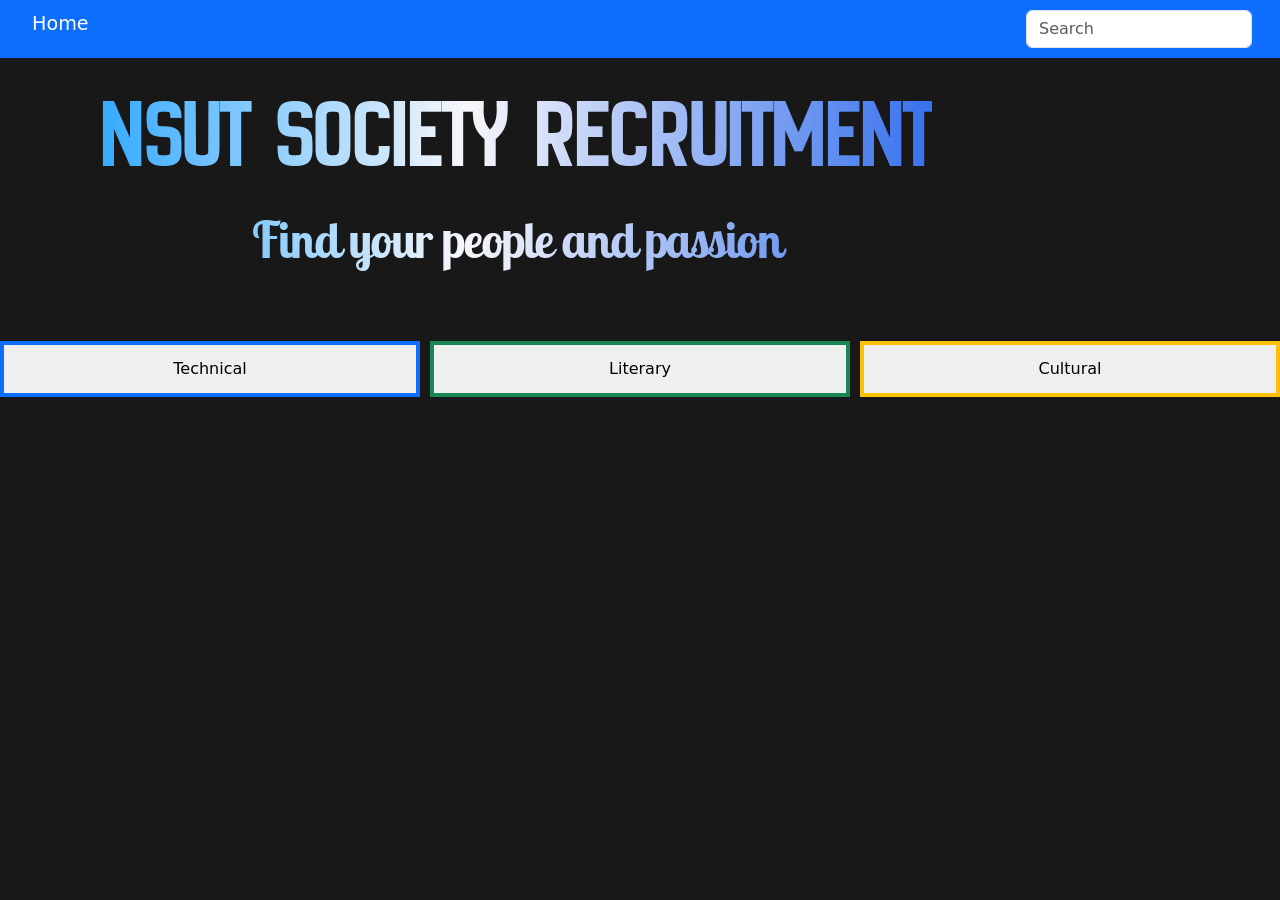
<file: index.html>
<!doctype html>
<html lang="en">
  <head>
    <meta charset="utf-8">
    <meta name="viewport" content="width=device-width, initial-scale=1">
    <title>Society Recruitment</title>
    <link href="https://cdn.jsdelivr.net/npm/bootstrap@5.3.8/dist/css/bootstrap.min.css" rel="stylesheet" integrity="sha384-sRIl4kxILFvY47J16cr9ZwB07vP4J8+LH7qKQnuqkuIAvNWLzeN8tE5YBujZqJLB" crossorigin="anonymous">
    <link rel="stylesheet" href="style.css">
    
  </head>
  <body>
    <div id="navbar">
        <ul>
            <li><a href="index.html">Home</a></li>
            <li id="searchbar">      
                <form class="d-flex" role="search">
                    <input class="form-control me-2" type="search" placeholder="Search" aria-label="Search"/>
                </form>
            </li>
        </ul>
    </div>
    <div class="headcontainer">
        <div id="head">
            <h1>NSUT Society Recruitment</h1>
            <p>Find your people and passion</p>
        </div>
        <div id="logo">
        </div>
    </div>
    <br><br>
    <div class="categories">
        <button class="tab active border border-primary border-4">Technical</button>
        <button class="tab border border-success border-4">Literary</button>
        <button class="tab border border-warning border-4">Cultural</button>
    </div>

    <div id="societies">
    </div>
    <script src="script.js"></script>
    <script src="https://cdn.jsdelivr.net/npm/bootstrap@5.3.8/dist/js/bootstrap.bundle.min.js" integrity="sha384-FKyoEForCGlyvwx9Hj09JcYn3nv7wiPVlz7YYwJrWVcXK/BmnVDxM+D2scQbITxI" crossorigin="anonymous"></script>
  </body>
</html>
</file>
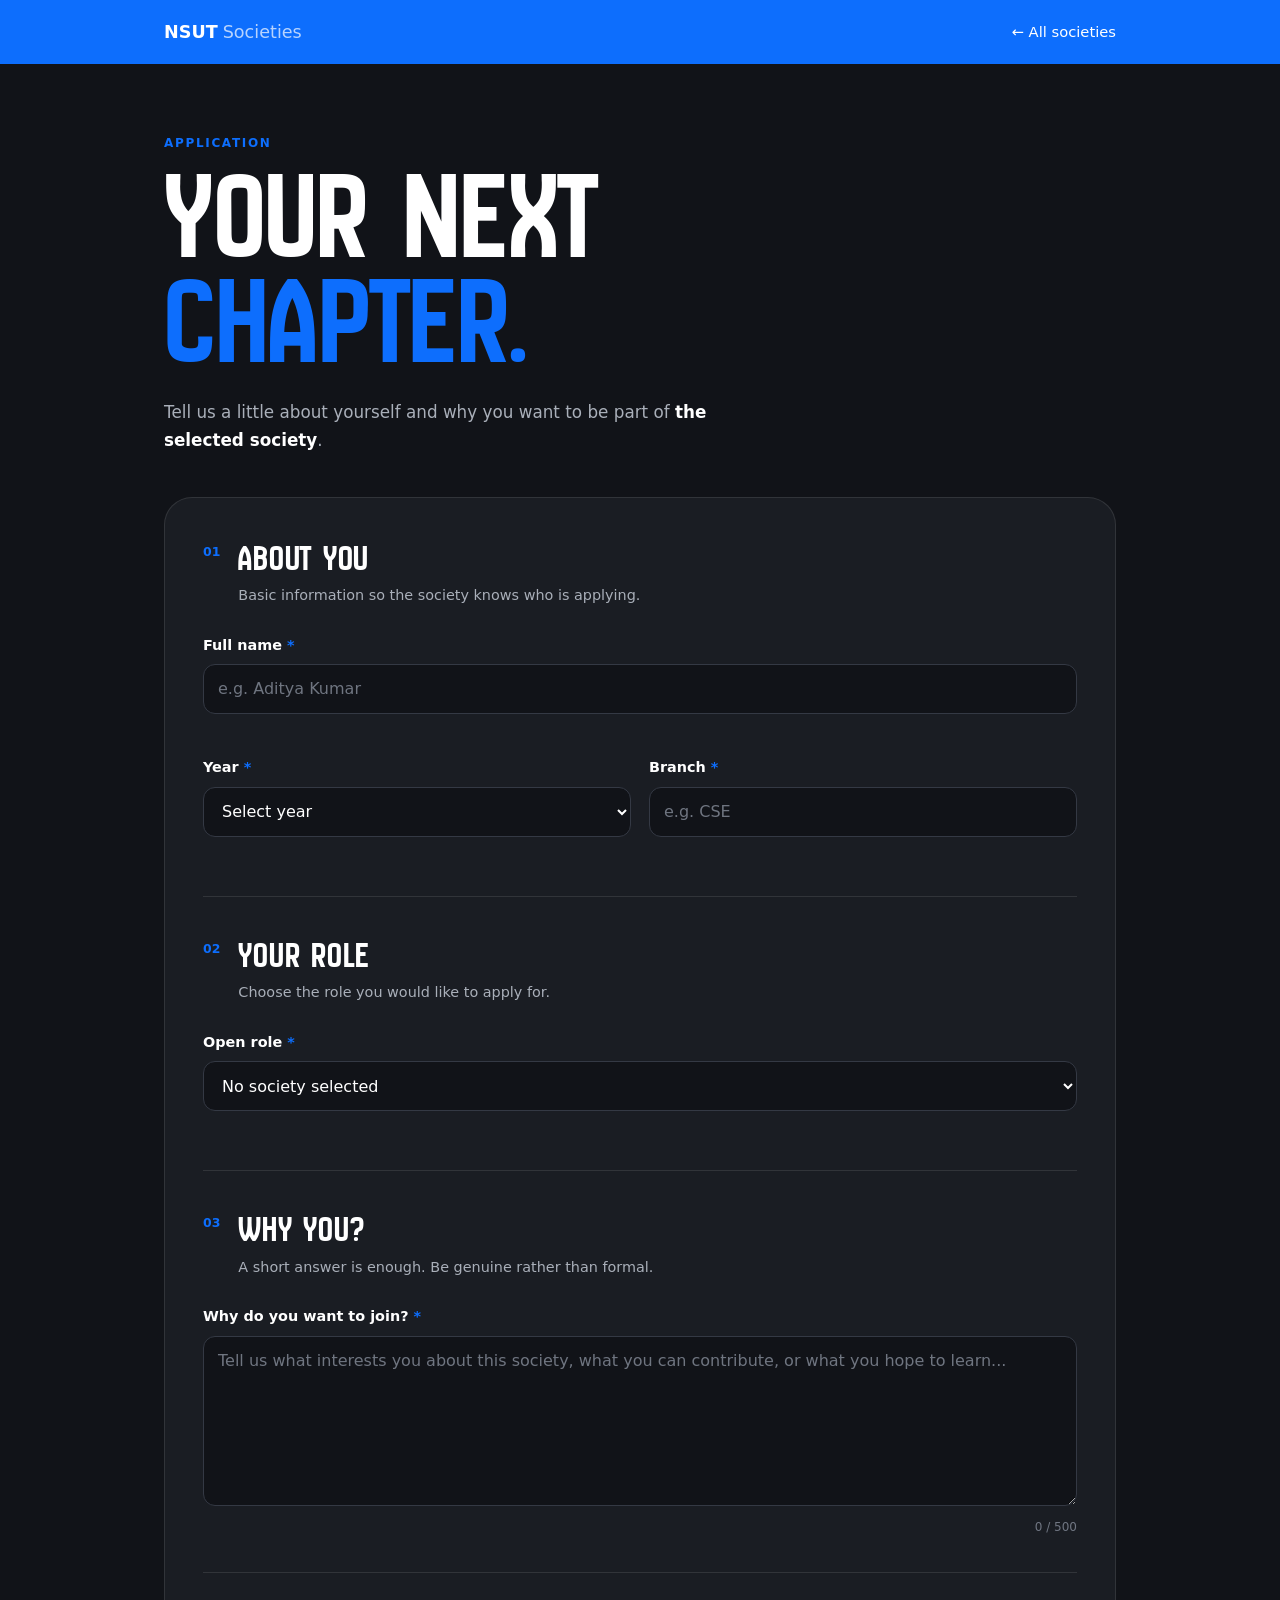
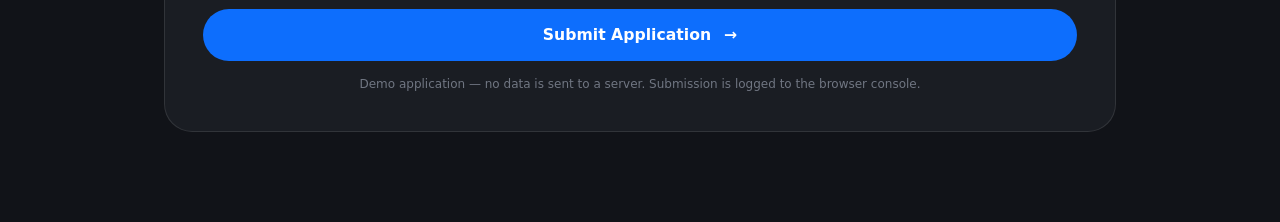
<file: apply.html>
<!doctype html>
<html lang="en">
<head>
    <meta charset="utf-8">
    <meta name="viewport" content="width=device-width, initial-scale=1">
    <meta name="description" content="NSUT Society recruitment application">
    <title>Apply | NSUT Society Recruitment</title>
    <link href="https://cdn.jsdelivr.net/npm/bootstrap@5.3.8/dist/css/bootstrap.min.css" rel="stylesheet">
    <link rel="stylesheet" href="apply.css">
</head>
<body>
    <nav class="topbar">
        <div class="nav-inner">
            <a class="brand" href="index.html">NSUT<span>Societies</span></a>
            <a id="back-link" href="index.html">← Society details</a>
        </div>
    </nav>

    <main class="apply-page">
        <section class="form-intro">
            <div class="eyebrow">APPLICATION</div>
            <h1>YOUR NEXT<br><span>CHAPTER.</span></h1>
            <p>Tell us a little about yourself and why you want to be part of <strong id="apply-society">this society</strong>.</p>
        </section>

        <section class="form-card">
            <form id="application-form" novalidate>
                <div class="form-section">
                    <div class="section-title">
                        <span>01</span>
                        <div>
                            <h2>About you</h2>
                            <p>Basic information so the society knows who is applying.</p>
                        </div>
                    </div>

                    <div class="field">
                        <label for="name">Full name <span>*</span></label>
                        <input id="name" name="name" type="text" autocomplete="name" placeholder="e.g. Aditya Kumar" required>
                        <small class="error"></small>
                    </div>

                    <div class="two-col">
                        <div class="field">
                            <label for="year">Year <span>*</span></label>
                            <select id="year" name="year" required>
                                <option value="" selected disabled>Select year</option>
                                <option>1st Year</option>
                                <option>2nd Year</option>
                                <option>3rd Year</option>
                                <option>4th Year</option>
                            </select>
                            <small class="error"></small>
                        </div>

                        <div class="field">
                            <label for="branch">Branch <span>*</span></label>
                            <input id="branch" name="branch" type="text" placeholder="e.g. CSE" required>
                            <small class="error"></small>
                        </div>
                    </div>
                </div>

                <div class="form-section">
                    <div class="section-title">
                        <span>02</span>
                        <div>
                            <h2>Your role</h2>
                            <p>Choose the role you would like to apply for.</p>
                        </div>
                    </div>

                    <div class="field">
                        <label for="role">Open role <span>*</span></label>
                        <select id="role" name="role" required>
                            <option value="" selected disabled>Choose a role</option>
                        </select>
                        <small class="error"></small>
                    </div>
                </div>

                <div class="form-section">
                    <div class="section-title">
                        <span>03</span>
                        <div>
                            <h2>Why you?</h2>
                            <p>A short answer is enough. Be genuine rather than formal.</p>
                        </div>
                    </div>

                    <div class="field">
                        <label for="why">Why do you want to join? <span>*</span></label>
                        <textarea id="why" name="why" rows="6" maxlength="500" placeholder="Tell us what interests you about this society, what you can contribute, or what you hope to learn..." required></textarea>
                        <div class="textarea-footer">
                            <small class="error"></small>
                            <span id="counter">0 / 500</span>
                        </div>
                    </div>
                </div>

                <button class="submit-btn" type="submit">
                    Submit Application <span>→</span>
                </button>
                <p class="form-note">Demo application — no data is sent to a server. Submission is logged to the browser console.</p>
            </form>

            <div id="success-state" class="success-state" hidden>
                <div class="success-icon">✓</div>
                <div class="eyebrow">APPLICATION SENT</div>
                <h2>You're on the list.</h2>
                <p id="success-message"></p>
                <div class="success-actions">
                    <a id="success-details" class="submit-btn secondary" href="#">Back to society</a>
                    <a class="text-link" href="index.html">View all societies</a>
                </div>
            </div>
        </section>
    </main>

    <script src="data.js"></script>
    <script src="apply.js"></script>
</body>
</html>
</file>
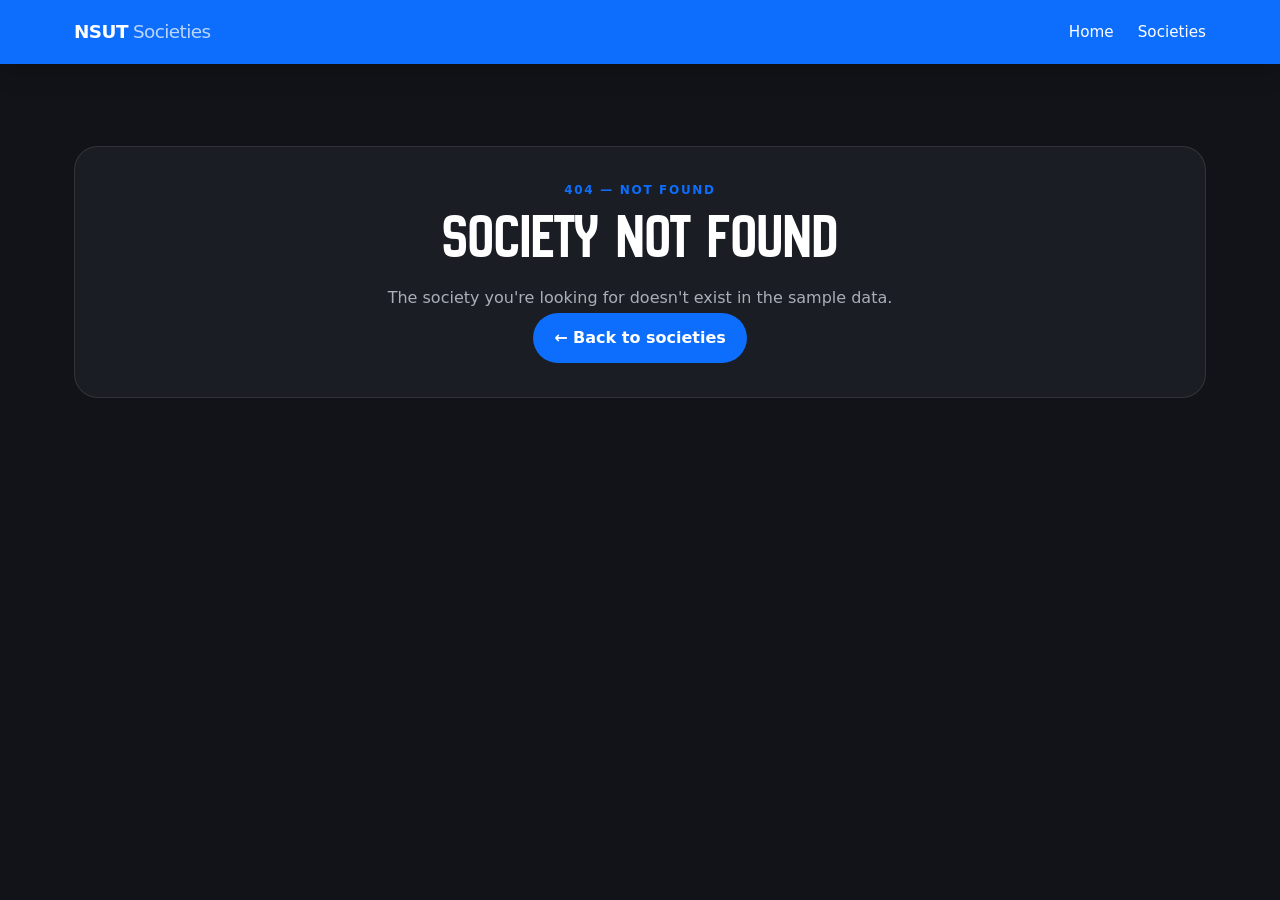
<file: gdg.html>
<!doctype html>
<html lang="en">
<head>
    <meta charset="utf-8">
    <meta name="viewport" content="width=device-width, initial-scale=1">
    <meta name="description" content="NSUT Society recruitment details">
    <title>Society Details | NSUT Recruitment</title>
    <link href="https://cdn.jsdelivr.net/npm/bootstrap@5.3.8/dist/css/bootstrap.min.css" rel="stylesheet">
    <link rel="stylesheet" href="style2.css">
</head>
<body>
    <nav id="navbar" aria-label="Main navigation">
        <div class="nav-inner">
            <a class="brand" href="index.html">NSUT<span>Societies</span></a>
            <div class="nav-links">
                <a href="index.html">Home</a>
                <a href="index.html#societies">Societies</a>
            </div>
            <a class="nav-back" href="index.html">← Back</a>
        </div>
    </nav>

    <main id="society-page">
        <section class="society-hero">
            <div class="hero-copy">
                <a class="back-link" href="index.html">← Back to societies</a>
                <div class="eyebrow" id="category"></div>
                <h1 id="society-name">Loading...</h1>
                <p class="tagline" id="tagline"></p>
                <div class="hero-actions">
                    <a id="apply-button" class="apply-btn" href="#">Apply Now <span>→</span></a>
                </div>
            </div>
            <div class="hero-logo-wrap">
                <img id="society-image" src="" alt="">
                <div id="society-icon" class="floating-icon" aria-hidden="true"></div>
            </div>
        </section>

        <section class="content-grid">
            <article class="panel about-panel">
                <div class="section-label">01 — ABOUT</div>
                <h2>What we're about</h2>
                <p id="description"></p>
            </article>

            <article class="panel criteria-panel">
                <div class="section-label">02 — CRITERIA</div>
                <h2>Who we're looking for</h2>
                <ul id="criteria"></ul>
            </article>
        </section>

        <section class="roles-section">
            <div class="section-heading">
                <div>
                    <div class="section-label">03 — OPEN ROLES</div>
                    <h2>Find your place</h2>
                </div>
                <p>Choose a role that matches what you want to learn, build or contribute.</p>
            </div>
            <div id="roles" class="roles-grid"></div>
        </section>

        <section class="cta-panel">
            <div>
                <div class="section-label">READY?</div>
                <h2>Take the first step.</h2>
                <p>Submit your application and tell us what you can bring to the society.</p>
            </div>
            <a id="bottom-apply" class="apply-btn light" href="#">Apply Now <span>→</span></a>
        </section>
    </main>

    <script src="data.js"></script>
    <script src="script2.js"></script>
</body>
</html>
</file>
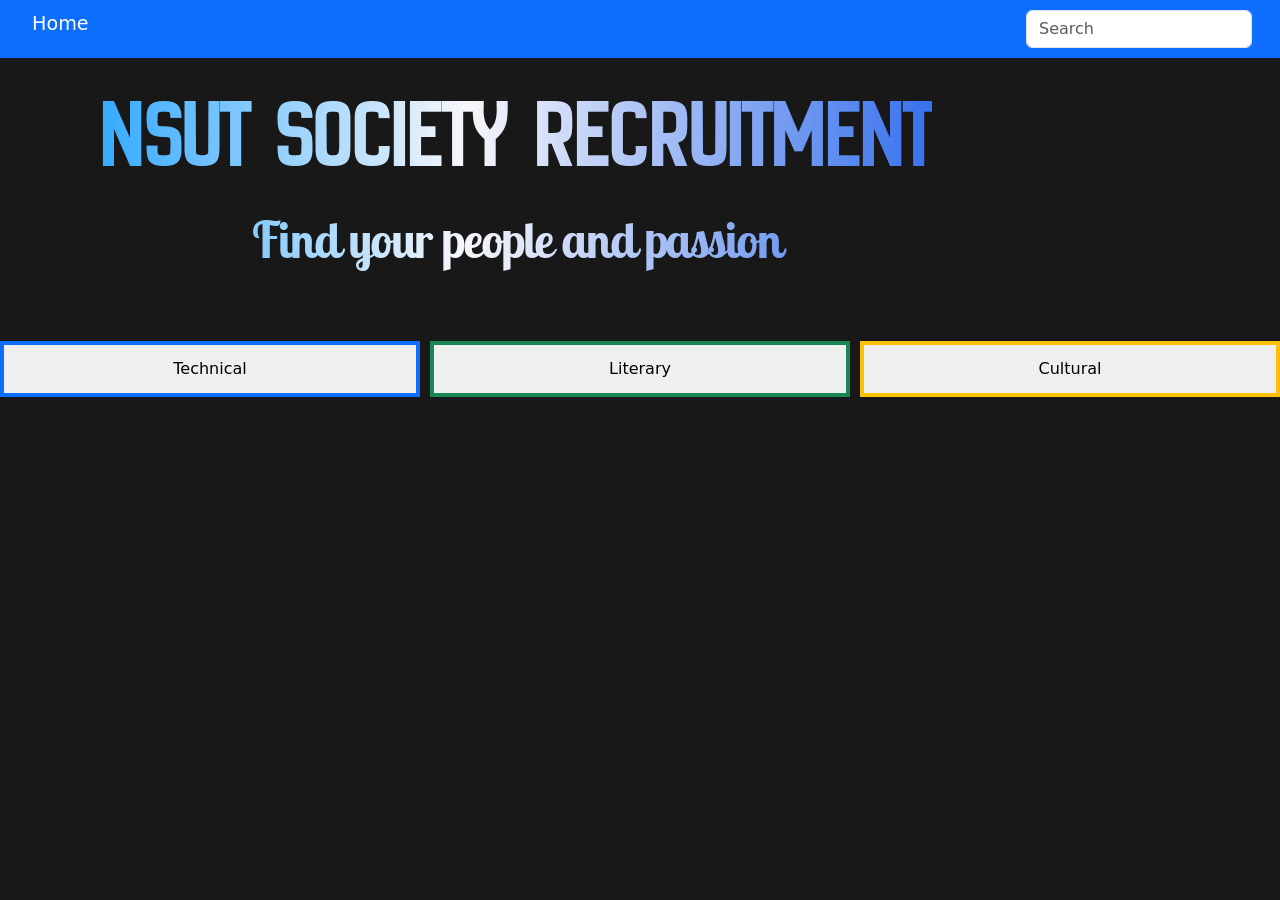
<file: main.html>
<!doctype html>
<html lang="en">
  <head>
    <meta charset="utf-8">
    <meta name="viewport" content="width=device-width, initial-scale=1">
    <title>Society Recruitment</title>
    <link href="https://cdn.jsdelivr.net/npm/bootstrap@5.3.8/dist/css/bootstrap.min.css" rel="stylesheet" integrity="sha384-sRIl4kxILFvY47J16cr9ZwB07vP4J8+LH7qKQnuqkuIAvNWLzeN8tE5YBujZqJLB" crossorigin="anonymous">
    <link rel="stylesheet" href="style.css">
    
  </head>
  <body>
    <div id="navbar">
        <ul>
            <li><a href="main.html">Home</a></li>
            <li id="searchbar">      
                <form class="d-flex" role="search">
                    <input class="form-control me-2" type="search" placeholder="Search" aria-label="Search"/>
                </form>
            </li>
        </ul>
    </div>
    <div class="headcontainer">
        <div id="head">
            <h1>NSUT Society Recruitment</h1>
            <p>Find your people and passion</p>
        </div>
        <div id="logo">
        </div>
    </div>
    <br><br>
    <div class="categories">
        <button class="tab active border border-primary border-4">Technical</button>
        <button class="tab border border-success border-4">Literary</button>
        <button class="tab border border-warning border-4">Cultural</button>
    </div>

    <div id="societies">
    </div>
    <script src="script.js"></script>
    <script src="https://cdn.jsdelivr.net/npm/bootstrap@5.3.8/dist/js/bootstrap.bundle.min.js" integrity="sha384-FKyoEForCGlyvwx9Hj09JcYn3nv7wiPVlz7YYwJrWVcXK/BmnVDxM+D2scQbITxI" crossorigin="anonymous"></script>
  </body>
</html>
</file>
<file: style.css>
@import url('https://fonts.googleapis.com/css2?family=Lobster+Two:ital,wght@0,400;0,700;1,400;1,700&family=New+Amsterdam&display=swap');

@keyframes fadeIn {
    from { opacity: 0; }
    to { opacity: 1; }
}


body{
    background-color: #181818;
    margin: 0;
    padding: 0;
}

#navbar ul{
    display:flex;
    gap: 20px;
    list-style-type: none;
}
#navbar ul #searchbar{
    margin-left: auto;
    padding-right: 20px;
    padding-bottom: 10px;
}

#navbar ul{
    padding-top: 10px;
}

#navbar{
    background-color: #0d6efd;
}

#navbar ul li a{
    text-decoration: none;
    color: white;
    font-size: 1.2rem;
}

.headcontainer{
    display: flex;
    flex-direction: row;
    align-items: center;
}

.headcontainer #logo{
    padding-left: 100px;
}

#head{
    padding-left: 100px;
    font-size: 3rem;
    font-weight: 700;
    letter-spacing: -0.03em;
    background-color: #333;

    background-image: linear-gradient(to right, #0095ff, #f7f7fa, #3771ee);
    
    -webkit-background-clip: text;
    background-clip: text;
    
    -webkit-text-fill-color: transparent;
    -text-fill-color: transparent;
    
    display: inline-block;
}

#head h1{
    font-family: 'New Amsterdam', sans-serif;
    font-size: 100px;
}

#head p{
    font-family: 'Lobster Two', cursive;
    font-size: 50px;
    text-align: center;
}

.categories{
    display: flex;
    justify-content: space-evenly;
    gap: 10px;
}

.tab{
    flex: 1;
    padding: 12px;
    border: none;
}

#societies{
    display: flex;
    flex-wrap: wrap;
    justify-content: space-evenly;
    gap: 20px;
    padding-top: 20px;
}

.society-card{
    border: none;
    background-color: #f9f9f9;
    padding: 20px;
    border-radius: 20px;
    opacity:0;
    animation: fadeIn 1s ease-in-out forwards;
    width: 350px;
    overflow-wrap: break-word; 
    word-break: break-word;
    background-color: antiqueWhite;
    transition: background-color 0.5s ease;
}

.society-card img{
    border-radius: 20px;
    padding-bottom: 20px;
}

.society-card .gradient-line{
    width: 100%;
    height: 8px;
    
    background: linear-gradient(to right, orange, yellow, red, yellow, orange);
    
    background-size: 200% 100%;
    background-position: left center;
    
    transition: background-position 1s ease;
    margin-bottom: 10px;
}

.society-card:hover .gradient-line{
    background-position: right center;
}

.society-card:hover{
    background-color: #2d2c35;
    color: white;
}

.active{
    border: none;
    cursor: pointer;
    transition: background-color 1s ease;
}

#logo{
    display: flex;
    justify-content: center;
}

#logo h1{
    font-size: 100px;
    opacity:0;
    animation: fadeIn 1s ease-in-out forwards;
}

*,
*::before,
*::after {
    box-sizing: border-box;
}

html,
body {
    max-width: 100%;
    overflow-x: hidden;
}

@media (max-width: 600px) {
    #navbar {
        width: 100%;
    }

    #navbar ul {
        display: flex;
        flex-wrap: wrap;
        align-items: center;
        gap: 12px;
        padding: 12px 16px;
        margin: 0;
    }

    #navbar ul #searchbar {
        flex: 1 1 100%;
        width: 100%;
        margin: 0;
        padding: 0;
    }

    #searchbar input,
    #searchbar input[type="search"] {
        width: 100%;
        max-width: 100%;
    }

    .headcontainer {
        flex-direction: column;
        align-items: center;
        width: 100%;
        padding: 28px 16px 12px;
        gap: 8px;
    }

    .headcontainer #logo {
        padding-left: 0;
    }

    #logo {
        max-width: 100%;
    }

    #logo h1 {
        font-size: clamp(48px, 15vw, 72px);
        text-align: center;
        margin: 0;
    }

    #head {
        width: 100%;
        max-width: 100%;
        padding: 0;
        margin: 0;
        text-align: center;
        font-size: 1rem;
        overflow-wrap: anywhere;
    }

    #head h1 {
        font-size: clamp(42px, 13vw, 64px);
        line-height: 0.98;
        margin: 12px 0 18px;
        overflow-wrap: anywhere;
    }

    #head p {
        font-size: clamp(25px, 7vw, 34px);
        line-height: 1.25;
        margin: 12px auto 24px;
        padding: 0 4px;
        text-align: center;
        overflow-wrap: anywhere;
    }

    .categories {
        display: flex;
        flex-wrap: wrap;
        justify-content: center;
        gap: 10px;
        width: 100%;
        padding: 0 12px;
    }

    .categories .tab {
        flex: 1 1 130px;
        min-width: 0;
        max-width: 220px;
        padding: 10px 12px;
    }

    #societies {
        display: flex;
        flex-direction: column;
        align-items: center;
        gap: 16px;
        width: 100%;
        padding: 20px 12px;
    }

    .society-card {
        width: 100%;
        max-width: 420px;
        min-width: 0;
        padding: 16px;
    }

    .society-card img {
        display: block;
        max-width: 100%;
        height: auto;
        object-fit: contain;
    }
}

@media (min-width: 601px) and (max-width: 800px) {
    .headcontainer #logo,
    #head {
        padding-left: 24px;
    }

    #head h1 {
        font-size: clamp(56px, 9vw, 80px);
    }

    #head p {
        font-size: clamp(30px, 5vw, 42px);
    }

    .society-card {
        width: min(350px, calc(50% - 24px));
    }
}
</file>
<file: apply.css>
@import url('https://fonts.googleapis.com/css2?family=Lobster+Two:ital,wght@0,400;0,700;1,400&family=New+Amsterdam&display=swap');

:root { --accent: #0d6efd; --dark: #111318; --panel: #1a1d23; --muted: #a9afb9; --line: rgba(255,255,255,.1); }

* { box-sizing: border-box; }

body {
    margin: 0;
    background: var(--dark);
    color: #fff;
    font-family: system-ui, -apple-system, BlinkMacSystemFont, "Segoe UI", sans-serif;
}

.topbar {
    background: var(--accent);
    position: sticky;
    top: 0;
    z-index: 20;
}

.nav-inner {
    max-width: 1000px;
    min-height: 64px;
    padding: 0 24px;
    margin: auto;
    display: flex;
    align-items: center;
    justify-content: space-between;
}

.brand {
    color: #fff;
    text-decoration: none;
    font-weight: 800;
    font-size: 1.1rem;
}

.brand span { opacity: .7; font-weight: 500; margin-left: 5px; }

.nav-inner > a:last-child {
    color: #fff;
    text-decoration: none;
    font-size: .92rem;
}

.apply-page {
    max-width: 1000px;
    margin: auto;
    padding: 70px 24px 90px;
}

.form-intro {
    max-width: 750px;
    margin-bottom: 42px;
}

.eyebrow {
    color: var(--accent);
    font-weight: 800;
    letter-spacing: .14em;
    font-size: .75rem;
}

.form-intro h1 {
    font-family: 'New Amsterdam', sans-serif;
    font-size: clamp(4.5rem, 11vw, 8rem);
    line-height: .82;
    margin: 12px 0 24px;
}

.form-intro h1 span { color: var(--accent); }

.form-intro p {
    color: var(--muted);
    line-height: 1.7;
    max-width: 600px;
    font-size: 1.05rem;
}

.form-intro strong { color: #fff; }

.form-card {
    background: var(--panel);
    border: 1px solid var(--line);
    border-radius: 28px;
    padding: 38px;
}

.form-section {
    padding-bottom: 36px;
    margin-bottom: 36px;
    border-bottom: 1px solid var(--line);
}

.section-title {
    display: flex;
    gap: 18px;
    margin-bottom: 28px;
}

.section-title > span {
    color: var(--accent);
    font-weight: 900;
    font-size: .78rem;
    padding-top: 7px;
}

.section-title h2 {
    margin: 0 0 5px;
    font-family: 'New Amsterdam', sans-serif;
    font-size: 2.3rem;
    letter-spacing: .02em;
}

.section-title p {
    margin: 0;
    color: var(--muted);
    font-size: .9rem;
}

.field { margin-top: 20px; }

.field label {
    display: block;
    margin-bottom: 8px;
    font-weight: 700;
    font-size: .9rem;
}

.field label span { color: var(--accent); }

input, select, textarea {
    width: 100%;
    border: 1px solid #343944;
    background: #111318;
    color: #fff;
    border-radius: 12px;
    min-height: 50px;
    padding: 12px 14px;
    outline: none;
    font: inherit;
    transition: border-color .2s ease, box-shadow .2s ease;
}

textarea {
    resize: vertical;
    min-height: 145px;
}

input::placeholder, textarea::placeholder { color: #6f7580; }

input:focus, select:focus, textarea:focus {
    border-color: var(--accent);
    box-shadow: 0 0 0 3px color-mix(in srgb, var(--accent) 18%, transparent);
}

input.invalid, select.invalid, textarea.invalid { border-color: #ff7070; }

.two-col {
    display: grid;
    grid-template-columns: 1fr 1fr;
    gap: 18px;
}

.error {
    display: block;
    color: #ff8d8d;
    min-height: 18px;
    margin-top: 5px;
    font-size: .75rem;
}

.textarea-footer {
    display: flex;
    justify-content: space-between;
    gap: 10px;
}

#counter {
    color: #707682;
    font-size: .75rem;
    margin-top: 5px;
}

.submit-btn {
    width: 100%;
    min-height: 52px;
    border: 0;
    border-radius: 999px;
    background: var(--accent);
    color: #fff;
    font-weight: 800;
    font-size: .98rem;
    cursor: pointer;
    display: inline-flex;
    align-items: center;
    justify-content: center;
    gap: 13px;
    text-decoration: none;
    transition: transform .2s ease, box-shadow .2s ease;
}

.submit-btn:hover {
    color: #fff;
    transform: translateY(-2px);
    box-shadow: 0 12px 28px rgba(0,0,0,.25);
}

.form-note {
    color: #707682;
    text-align: center;
    font-size: .75rem;
    margin: 14px 0 0;
}

.success-state {
    text-align: center;
    padding: 30px 10px 15px;
}

.success-icon {
    width: 80px;
    height: 80px;
    display: grid;
    place-items: center;
    border-radius: 50%;
    background: var(--accent);
    margin: 0 auto 24px;
    font-size: 2rem;
    font-weight: 900;
}

.success-state h2 {
    font-family: 'New Amsterdam', sans-serif;
    font-size: 4rem;
    margin: 8px 0;
}

.success-state p {
    color: var(--muted);
    max-width: 520px;
    margin: 0 auto;
    line-height: 1.7;
}

.success-actions {
    max-width: 340px;
    margin: 28px auto 0;
}

.submit-btn.secondary {
    background: transparent;
    border: 1px solid #3a3f4b;
}

.text-link {
    display: inline-block;
    margin-top: 18px;
    color: #bfc4ce;
    font-size: .88rem;
    text-decoration: none;
}

.text-link:hover { color: #fff; }

@media (max-width: 650px) {
    .nav-inner { padding: 0 16px; }

    .apply-page { padding: 42px 14px 55px; }

    .form-intro { margin-bottom: 28px; }

    .form-intro h1 { font-size: 4.5rem; }

    .form-card {
        padding: 25px 18px;
        border-radius: 22px;
    }

    .two-col { grid-template-columns: 1fr; gap: 0; }

    .section-title { gap: 12px; }

    .section-title h2 { font-size: 2rem; }

    .success-state h2 { font-size: 3.3rem; }
}

@media (max-width: 400px) {
    .nav-inner > a:last-child { font-size: .8rem; }
    .brand { font-size: .95rem; }
    .form-intro h1 { font-size: 3.8rem; }
}
</file>
<file: style2.css>
@import url('https://fonts.googleapis.com/css2?family=Lobster+Two:ital,wght@0,400;0,700;1,400&family=New+Amsterdam&display=swap');

:root {
    --accent: #0d6efd;
    --dark: #111318;
    --panel: #1a1d23;
    --muted: #a9afb9;
    --line: rgba(255,255,255,.1);
}

* { box-sizing: border-box; }

html { scroll-behavior: smooth; }

body {
    background: var(--dark);
    color: #fff;
    margin: 0;
    font-family: system-ui, -apple-system, BlinkMacSystemFont, "Segoe UI", sans-serif;
}

#navbar {
    background: var(--accent);
    position: sticky;
    top: 0;
    z-index: 20;
    box-shadow: 0 8px 24px rgba(0,0,0,.18);
}

.nav-inner {
    max-width: 1180px;
    margin: auto;
    min-height: 64px;
    padding: 0 24px;
    display: flex;
    align-items: center;
    gap: 30px;
}

.brand {
    color: #fff;
    text-decoration: none;
    font-weight: 800;
    letter-spacing: -.03em;
    font-size: 1.15rem;
}

.brand span {
    opacity: .72;
    font-weight: 500;
    margin-left: 5px;
}

.nav-links {
    display: flex;
    gap: 24px;
    margin-left: auto;
}

.nav-links a, .nav-back {
    color: #fff;
    text-decoration: none;
    font-size: .95rem;
}

.nav-links a:hover, .nav-back:hover { text-decoration: underline; }

.nav-back { display: none; }

#society-page {
    max-width: 1180px;
    margin: auto;
    padding: 42px 24px 70px;
}

.society-hero {
    min-height: 470px;
    display: grid;
    grid-template-columns: 1.15fr .85fr;
    align-items: center;
    gap: 40px;
    padding: 34px 0 70px;
}

.back-link {
    display: inline-block;
    color: #c9ced7;
    text-decoration: none;
    margin-bottom: 42px;
    font-size: .95rem;
}

.back-link:hover { color: #fff; }

.eyebrow, .section-label {
    text-transform: uppercase;
    letter-spacing: .14em;
    font-size: .75rem;
    font-weight: 800;
    color: var(--accent);
}

.society-hero h1 {
    font-family: 'New Amsterdam', sans-serif;
    font-size: clamp(4rem, 9vw, 7.5rem);
    line-height: .86;
    margin: 12px 0 22px;
    letter-spacing: .01em;
}

.tagline {
    max-width: 670px;
    color: #d0d4dc;
    font-family: 'Lobster Two', cursive;
    font-size: clamp(1.45rem, 2.4vw, 2rem);
    margin: 0;
}

.hero-actions { margin-top: 32px; }

.apply-btn {
    display: inline-flex;
    align-items: center;
    justify-content: center;
    gap: 14px;
    padding: 13px 21px;
    border-radius: 999px;
    background: var(--accent);
    color: #fff;
    text-decoration: none;
    font-weight: 750;
    transition: transform .2s ease, box-shadow .2s ease;
    min-height: 48px;
}

.apply-btn:hover {
    color: #fff;
    transform: translateY(-2px);
    box-shadow: 0 12px 30px rgba(0,0,0,.3);
}

.hero-logo-wrap {
    position: relative;
    width: min(390px, 100%);
    aspect-ratio: 1;
    margin-left: auto;
    display: grid;
    place-items: center;
}

.hero-logo-wrap::before {
    content: "";
    position: absolute;
    inset: 7%;
    border: 1px solid var(--line);
    border-radius: 34px;
    transform: rotate(4deg);
}

#society-image {
    width: 78%;
    height: 78%;
    object-fit: contain;
    border-radius: 28px;
    background: #f4f4f4;
    padding: 18px;
    position: relative;
    z-index: 1;
}

.floating-icon {
    position: absolute;
    z-index: 2;
    right: 4%;
    bottom: 7%;
    width: 66px;
    height: 66px;
    display: grid;
    place-items: center;
    background: var(--accent);
    border: 6px solid var(--dark);
    border-radius: 50%;
    font-size: 1.7rem;
}

.content-grid {
    display: grid;
    grid-template-columns: 1.1fr .9fr;
    gap: 18px;
}

.panel {
    background: var(--panel);
    border: 1px solid var(--line);
    border-radius: 24px;
    padding: 34px;
}

.panel h2, .roles-section h2, .cta-panel h2 {
    font-family: 'New Amsterdam', sans-serif;
    font-size: 2.8rem;
    letter-spacing: .02em;
    margin: 8px 0 18px;
}

.panel p {
    color: #c5cad3;
    line-height: 1.8;
    margin: 0;
    font-size: 1rem;
}

#criteria {
    list-style: none;
    padding: 0;
    margin: 22px 0 0;
}

#criteria li {
    padding: 13px 0 13px 31px;
    border-bottom: 1px solid var(--line);
    color: #d8dce3;
    position: relative;
}

#criteria li:last-child { border-bottom: 0; }

#criteria li::before {
    content: "✓";
    position: absolute;
    left: 0;
    color: var(--accent);
    font-weight: 900;
}

.roles-section {
    padding: 76px 0;
}

.section-heading {
    display: flex;
    justify-content: space-between;
    gap: 30px;
    align-items: end;
    margin-bottom: 28px;
}

.section-heading p {
    color: var(--muted);
    max-width: 420px;
    margin: 0 0 8px;
    line-height: 1.6;
}

.roles-grid {
    display: grid;
    grid-template-columns: repeat(3, 1fr);
    gap: 16px;
}

.role-card {
    border: 1px solid var(--line);
    background: #15181e;
    border-radius: 20px;
    padding: 25px;
    min-height: 250px;
    display: flex;
    flex-direction: column;
}

.role-number {
    color: var(--accent);
    font-size: .75rem;
    font-weight: 800;
    margin-bottom: 28px;
}

.role-card h3 {
    font-size: 1.3rem;
    margin: 0 0 10px;
}

.role-card p {
    color: var(--muted);
    line-height: 1.6;
    margin: 0;
    flex: 1;
}

.skills {
    display: flex;
    flex-wrap: wrap;
    gap: 7px;
    margin-top: 20px;
}

.skills span {
    border: 1px solid var(--line);
    border-radius: 999px;
    padding: 5px 9px;
    font-size: .72rem;
    color: #d9dde5;
}

.cta-panel {
    border-radius: 28px;
    padding: 38px;
    background: var(--accent);
    display: flex;
    justify-content: space-between;
    align-items: center;
    gap: 30px;
}

.cta-panel .section-label { color: rgba(255,255,255,.72); }

.cta-panel h2 { font-size: 3.2rem; margin-bottom: 8px; }

.cta-panel p {
    margin: 0;
    color: rgba(255,255,255,.82);
}

.apply-btn.light {
    background: #fff;
    color: #111318;
    flex-shrink: 0;
}

.apply-btn.light:hover { color: #111318; }

@media (max-width: 800px) {
    .nav-links { display: none; }
    .nav-back { display: block; margin-left: auto; }

    #society-page { padding: 25px 16px 45px; }

    .society-hero {
        grid-template-columns: 1fr;
        min-height: auto;
        padding: 20px 0 55px;
        gap: 45px;
    }

    .back-link { margin-bottom: 28px; }

    .hero-logo-wrap {
        order: -1;
        width: min(300px, 82vw);
        margin: 0 auto;
    }

    .society-hero h1 { font-size: clamp(4rem, 20vw, 6rem); }

    .content-grid, .roles-grid { grid-template-columns: 1fr; }

    .panel { padding: 25px; }

    .section-heading {
        display: block;
    }

    .section-heading p { margin-top: 8px; }

    .roles-section { padding: 55px 0; }

    .cta-panel {
        padding: 28px 24px;
        display: block;
    }

    .cta-panel h2 { font-size: 2.8rem; }

    .cta-panel .apply-btn { margin-top: 24px; width: 100%; }
}

@media (max-width: 430px) {
    .nav-inner { padding: 0 16px; }
    .brand { font-size: 1rem; }

    .society-hero h1 { font-size: 4.1rem; }

    .tagline { font-size: 1.35rem; }

    .hero-logo-wrap { width: 245px; }

    .floating-icon {
        width: 56px;
        height: 56px;
        font-size: 1.35rem;
    }
}
</file>
